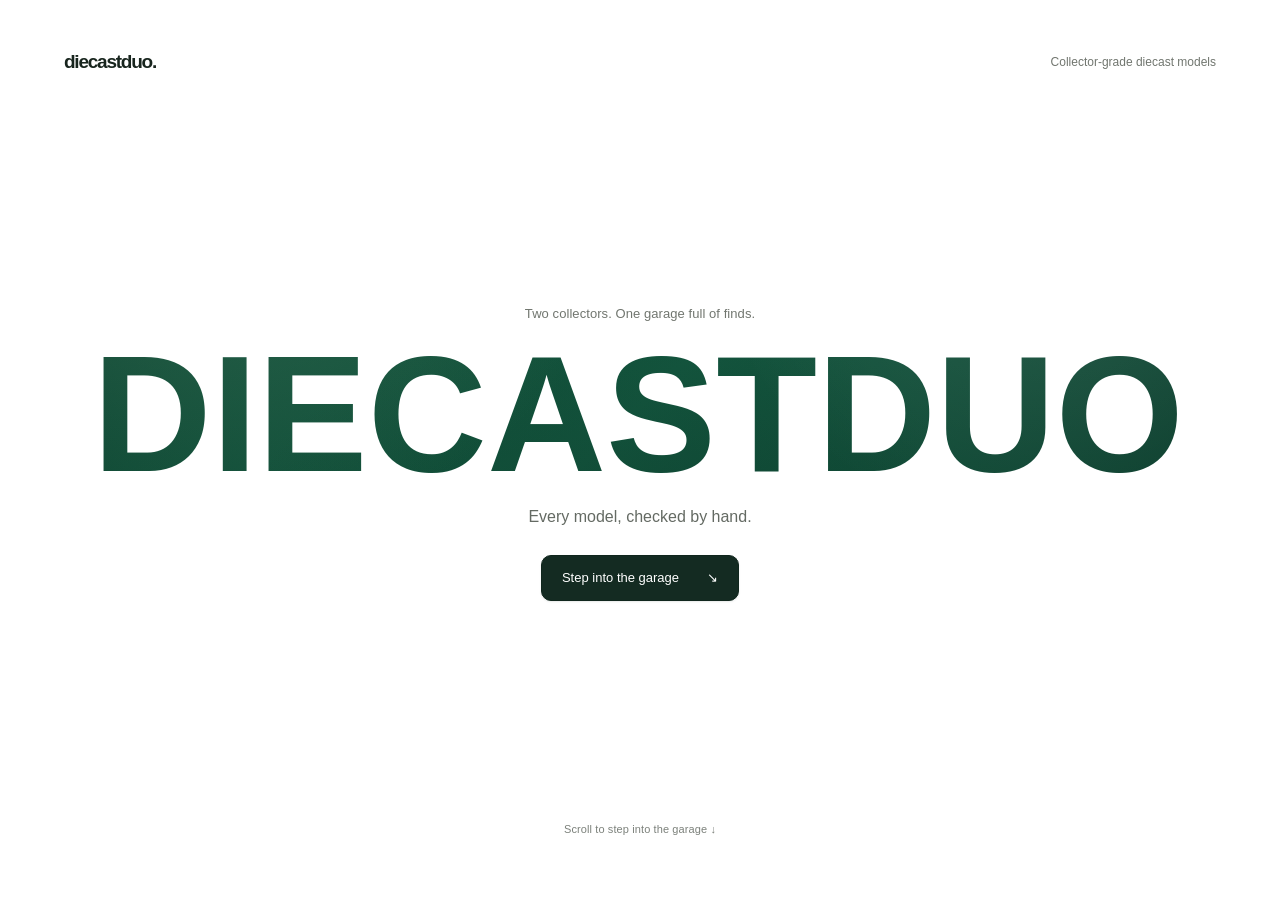
<file: index.html>
<!doctype html>
<html lang="en">
  <head>
    <meta charset="UTF-8" />
    <meta name="viewport" content="width=device-width, initial-scale=1.0" />
    <title>Diecast Duo — Two Collectors. One Garage.</title>
    <meta name="description" content="Diecast Duo — collector-grade diecast models, hand-checked before they reach your shelf." />
    <script type="module" crossorigin src="./assets/index-C3LX5UVm.js"></script>
    <link rel="stylesheet" crossorigin href="./assets/index-AqmJzyxA.css">
  </head>
  <body>
    <div id="root"></div>
  </body>
</html>
</file>
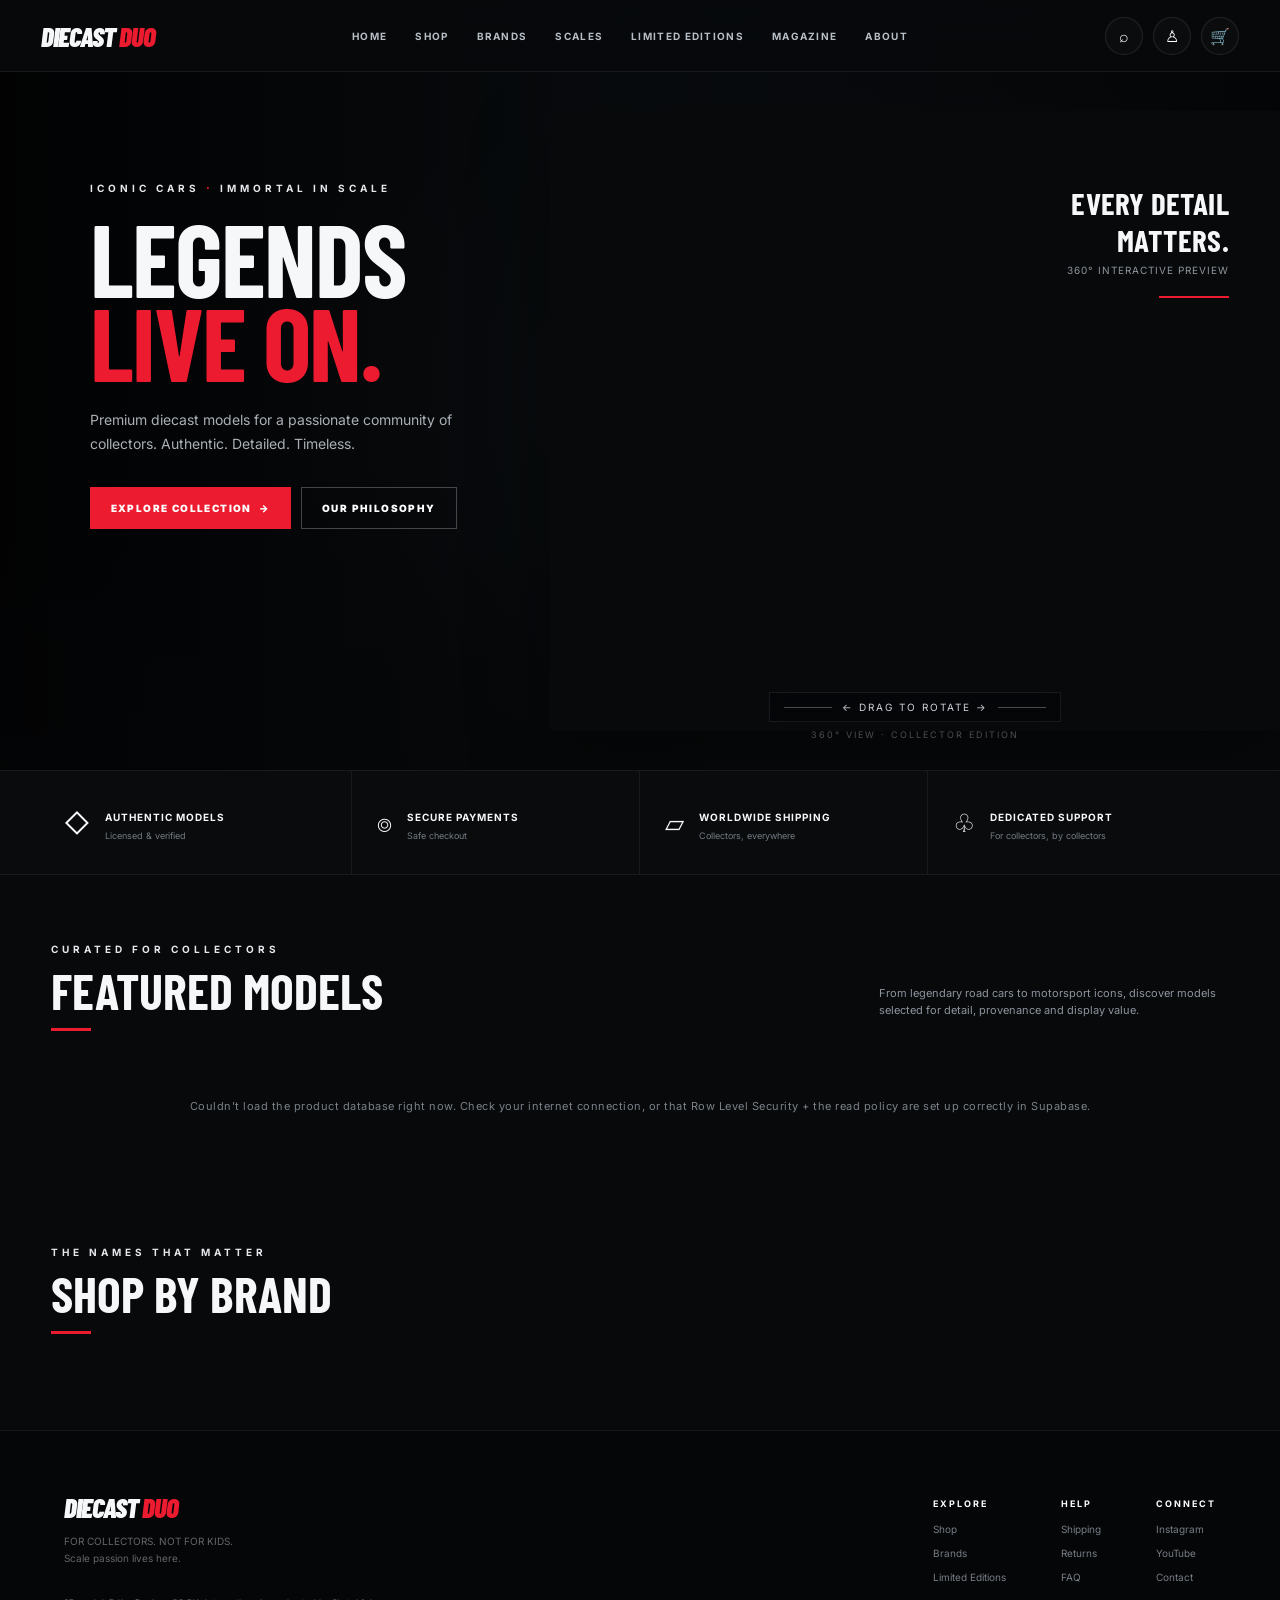
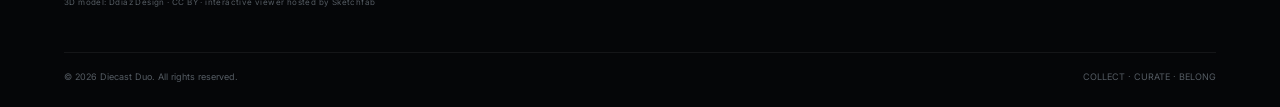
<file: shop.html>
<!DOCTYPE html>
<html lang="en">
<head>
<meta charset="UTF-8">
<meta name="viewport" content="width=device-width,initial-scale=1.0">
<title>DIECAST DUO — For Collectors</title>
<meta name="description" content="Diecast Duo — premium diecast models for serious collectors.">
<style>
@import url('https://fonts.googleapis.com/css2?family=Barlow+Condensed:wght@500;600;700;800;900&family=Inter:wght@400;500;600;700;800&display=swap');
:root{--bg:#07090b;--panel:#0d1013;--line:#252a2f;--muted:#969da5;--white:#f6f7f8;--red:#ed1b2f;--red2:#ff3347;--gold:#c7a35b}
*{box-sizing:border-box}html{scroll-behavior:smooth}body{margin:0;background:var(--bg);color:var(--white);font-family:Inter,Arial,sans-serif}
body:after{content:"";position:fixed;inset:0;pointer-events:none;z-index:50;opacity:.045;background-image:radial-gradient(#fff .5px,transparent .5px);background-size:4px 4px}
a{color:inherit;text-decoration:none}button{font:inherit}
.header{height:72px;border-bottom:1px solid #ffffff12;display:flex;align-items:center;gap:36px;padding:0 3.2vw;position:fixed;top:0;left:0;right:0;z-index:40;background:#07090be8;backdrop-filter:blur(18px)}
.brand{font-family:'Barlow Condensed';font-size:27px;font-style:italic;font-weight:900;letter-spacing:-1px;white-space:nowrap}.brand span{color:var(--red)}
.nav{display:flex;gap:28px;margin:auto;font-size:10px;letter-spacing:1.3px;text-transform:uppercase;font-weight:700;color:#b8bec5}.nav a:hover{color:#fff}.tools{display:flex;gap:10px}.tool{width:38px;height:38px;border:1px solid #ffffff18;background:#ffffff05;color:#fff;border-radius:50%;display:grid;place-items:center;cursor:pointer}.tool:hover{border-color:#ffffff55;background:#fff;color:#000}
.hero{min-height:770px;padding-top:72px;display:grid;grid-template-columns:43% 57%;position:relative;overflow:hidden;background:radial-gradient(circle at 72% 45%,#182027 0,transparent 38%),linear-gradient(115deg,#07090b,#0a0d10 60%,#060708)}
.hero:before{content:"";position:absolute;inset:0;background:linear-gradient(90deg,#0009,transparent 60%),linear-gradient(0deg,#07090b,transparent 30%);z-index:1}
.heroText{position:relative;z-index:3;padding:110px 0 80px 7vw}.eyebrow{font-size:10px;letter-spacing:4px;color:#e5e8eb;font-weight:700}.eyebrow b{color:var(--red);font-weight:900}
h1,h2,h3{font-family:'Barlow Condensed',Impact,sans-serif;text-transform:uppercase}h1{font-size:clamp(72px,8vw,125px);line-height:.82;margin:22px 0 24px;letter-spacing:-2px}h1 span{color:var(--red)}.sub{font-size:14px;line-height:1.75;color:#aab0b6;max-width:430px}
.cta{display:flex;gap:10px;margin-top:30px}.btn{border:1px solid #fff;background:#fff;color:#090a0c;padding:14px 20px;text-transform:uppercase;font-size:10px;letter-spacing:1.4px;font-weight:900;cursor:pointer}.btn.red{background:var(--red);border-color:var(--red);color:#fff}.btn.dark{background:transparent;color:#fff;border-color:#ffffff40}.btn:hover{transform:translateY(-2px);filter:brightness(1.08)}
.heroVisual{position:relative;z-index:2;min-height:650px;display:flex;align-items:center;justify-content:center}
#carCanvas{width:100%;height:620px;display:block;cursor:grab}.dragHint{position:absolute;bottom:75px;left:50%;transform:translateX(-50%);font-size:10px;letter-spacing:2px;color:#cdd2d7;text-transform:uppercase;display:flex;align-items:center;gap:10px}.dragHint:before,.dragHint:after{content:"";width:48px;height:1px;background:#ffffff45}
.modelInfo{position:absolute;right:5vw;top:125px;text-align:right}.modelInfo h2{font-size:34px;margin:0}.modelInfo small{color:#8e959c;font-size:10px;letter-spacing:1px}.specs{margin-top:25px;display:grid;gap:8px;font-size:10px;color:#b6bcc2}.specs span{color:#fff;margin-left:8px}
.stats{position:absolute;left:7vw;bottom:44px;z-index:4;display:flex;gap:30px}.stat strong{display:block;font-family:'Barlow Condensed';font-size:22px}.stat small{color:#858c93;font-size:9px;text-transform:uppercase;letter-spacing:1px}
.strip{height:105px;border-block:1px solid #ffffff10;background:#090b0d;display:grid;grid-template-columns:repeat(4,1fr);padding:0 5vw}.stripItem{display:flex;align-items:center;gap:15px;border-right:1px solid #ffffff10;padding:0 25px}.stripItem:first-child{padding-left:0}.stripItem:last-child{border:0}.stripIcon{font-size:25px}.strip b{font-size:10px;text-transform:uppercase;letter-spacing:1px}.strip small{display:block;color:#747b82;font-size:9px;margin-top:5px}
.section{padding:75px 4vw}.sectionHead{display:flex;align-items:end;justify-content:space-between;margin-bottom:28px}.sectionHead h2{font-size:50px;margin:5px 0 0}.sectionHead p{max-width:350px;color:#8e959d;font-size:11px;line-height:1.6}.redline{width:40px;height:3px;background:var(--red);margin-top:8px}
.products{display:grid;grid-template-columns:repeat(5,1fr);gap:13px}.product{background:#0b0e11;border:1px solid #ffffff12;overflow:hidden;transition:.3s}.product:hover{transform:translateY(-7px);border-color:#ffffff30}.pic{height:215px;background:radial-gradient(circle at 50% 55%,#293036,#101316 55%,#08090b);position:relative;overflow:hidden}.pic img{width:100%;height:100%;object-fit:cover}.placeholderCar{position:absolute;left:13%;right:13%;top:43%;height:22%;transform:rotate(-5deg);filter:drop-shadow(0 16px 8px #000)}.placeholderCar:before{content:"";position:absolute;inset:0;border-radius:48% 18% 16% 17%;background:linear-gradient(145deg,var(--c),#111);box-shadow:inset 0 5px 8px #fff5}.placeholderCar:after{content:"";position:absolute;width:40%;height:70%;left:30%;top:-45%;border-radius:60% 30% 0 0;background:linear-gradient(135deg,#38566a,#071016);border:1px solid #ffffff55}.wheel{position:absolute;width:19%;aspect-ratio:1;background:#050608;border:5px solid #33383d;border-radius:50%;bottom:-24%}.wheel.a{left:12%}.wheel.b{right:12%}.pbody{padding:14px}.pbody h3{font-size:16px;margin:0 0 6px}.pbody small{font-size:9px;color:#777f87;text-transform:uppercase;letter-spacing:.6px}.price{font-weight:800;margin-top:13px;font-size:14px}.buy{float:right;border:1px solid #ffffff30;background:transparent;color:#fff;width:30px;height:30px;cursor:pointer}.buy:hover{background:var(--red);border-color:var(--red)}
.promos{display:grid;grid-template-columns:1fr 1fr;gap:14px;margin-top:55px}.promo{height:270px;padding:34px;position:relative;overflow:hidden;border:1px solid #ffffff12;background:linear-gradient(120deg,#11161a,#080a0c)}.promo:after{content:"";position:absolute;width:60%;height:150%;right:-15%;top:-20%;transform:rotate(20deg);background:linear-gradient(90deg,transparent,#ffffff08,transparent)}.promo h2{font-size:42px;margin:0 0 10px;position:relative;z-index:2}.promo p{color:#969da4;font-size:11px;max-width:260px;line-height:1.7;position:relative;z-index:2}.promo .btn{position:absolute;left:34px;bottom:30px;z-index:2}.promo.redbg{background:linear-gradient(120deg,#240b0f,#0b0c0e)}.promo.redbg:before{content:"LIMITED";position:absolute;right:-30px;bottom:-45px;font-family:'Barlow Condensed';font-style:italic;font-size:150px;color:#fff05}
.brands{display:grid;grid-template-columns:repeat(10,1fr);gap:8px}.brandBox{height:76px;border:1px solid #ffffff12;display:grid;place-items:center;color:#9299a0;font-family:'Barlow Condensed';font-size:15px;transition:.2s}.brandBox:hover{color:#fff;border-color:#ffffff3d;background:#ffffff05}
.community{min-height:360px;background:linear-gradient(90deg,#0d1013e8,#0d101380),url('https://images.unsplash.com/photo-1511919884226-fd3cad34687c?auto=format&fit=crop&w=1800&q=85') center/cover;display:flex;align-items:center;padding:60px 7vw}.community h2{font-size:62px;margin:8px 0}.community p{color:#a8aeb5;max-width:470px;font-size:12px;line-height:1.8}
footer{padding:60px 5vw 25px;border-top:1px solid #ffffff12;background:#050608}.footTop{display:flex;justify-content:space-between;gap:40px}.footLinks{display:flex;gap:55px}.footLinks strong{font-size:9px;letter-spacing:2px;color:#fff}.footLinks a{display:block;color:#777e85;font-size:10px;margin-top:12px}.footBottom{margin-top:45px;border-top:1px solid #ffffff10;padding-top:18px;color:#555c63;font-size:9px;display:flex;justify-content:space-between}
.reveal{opacity:0;transform:translateY(25px);transition:.7s}.reveal.on{opacity:1;transform:none}
.loadingNote{grid-column:1/-1;color:#7a8188;font-size:11px;letter-spacing:.5px;text-align:center;padding:40px 0}
.product.soldOut .pic{filter:grayscale(0.85) brightness(0.55)}
.soldOutBadge{position:absolute;top:14px;left:14px;z-index:3;background:#000000d9;border:1px solid var(--red);color:#fff;font-family:'Barlow Condensed';font-size:11px;letter-spacing:2px;text-transform:uppercase;padding:6px 12px;font-weight:800}
.product.soldOut .buy{opacity:.35;cursor:not-allowed;pointer-events:none}
.product.soldOut .price{color:#767c82}
@media(max-width:950px){.nav{display:none}.hero{grid-template-columns:1fr}.heroText{padding-top:100px}.heroVisual{margin-top:-40px}.modelInfo{top:35px}.products{grid-template-columns:repeat(2,1fr)}.brands{grid-template-columns:repeat(5,1fr)}.strip{grid-template-columns:repeat(2,1fr);height:auto}.stripItem{padding:18px}.stripItem:nth-child(2){border:0}.promos{grid-template-columns:1fr}}
@media(max-width:560px){.header{gap:10px}.brand{font-size:23px}.tools{margin-left:auto}.heroText{padding-left:7vw;padding-right:7vw}.heroVisual{min-height:470px}.modelInfo{right:6vw;top:10px}.modelInfo h2{font-size:25px}.specs{display:none}#carCanvas{height:470px}.stats{left:7vw;bottom:24px;gap:14px}.stat strong{font-size:17px}.products{grid-template-columns:1fr}.section{padding:55px 5vw}.sectionHead{display:block}.sectionHead p{margin-top:15px}.brands{grid-template-columns:repeat(2,1fr)}.footTop{display:block}.footLinks{margin-top:30px;gap:25px}.footBottom{display:block}.footBottom span{display:block;margin-top:8px}}

/* DIECAST DUO — CLASSY POSTER REFINEMENT */
.hero{min-height:770px;background:
  radial-gradient(ellipse at 72% 50%,rgba(70,78,86,.28) 0,rgba(20,24,28,.12) 32%,transparent 56%),
  linear-gradient(90deg,#050608 0%,#090c0f 46%,#050608 100%)}
.heroVisual:after{content:"";position:absolute;left:15%;right:4%;bottom:76px;height:120px;
  background:radial-gradient(ellipse,rgba(0,0,0,.8) 0,transparent 68%);filter:blur(8px);z-index:-1}
#carCanvas{height:620px;touch-action:none;cursor:grab}
.modelInfo{right:4vw;top:112px;z-index:5}
.modelInfo h2{font-size:31px;letter-spacing:.2px}
.modelInfo:after{content:"";display:block;margin-top:18px;margin-left:auto;width:70px;height:2px;background:var(--red)}
.dragHint{bottom:62px;background:rgba(5,6,8,.72);padding:8px 14px;border:1px solid #ffffff14;backdrop-filter:blur(8px)}
.stats{bottom:42px}
.section{padding-top:68px;padding-bottom:68px}
.product{box-shadow:0 15px 45px rgba(0,0,0,.18)}
.pic{height:218px;background:linear-gradient(135deg,#15191d,#070809)}
.pic:after{content:"";position:absolute;inset:0;background:linear-gradient(0deg,rgba(0,0,0,.4),transparent 50%);pointer-events:none}
.placeholderCar{display:none}
.pbody{background:linear-gradient(180deg,#0b0e11,#090b0d)}
.brandBox{font-size:13px;letter-spacing:.5px}
.promo{background-size:cover;background-position:center}
.promo.redbg{background-image:linear-gradient(90deg,rgba(18,5,8,.95),rgba(8,9,11,.45)),url('https://images.unsplash.com/photo-1494905998402-395d579af36f?auto=format&fit=crop&w=1500&q=85')}
.promo:not(.redbg){background-image:linear-gradient(90deg,rgba(8,10,12,.92),rgba(8,10,12,.38)),url('https://images.unsplash.com/photo-1553440569-bcc63803a83d?auto=format&fit=crop&w=1500&q=85')}
.community{background-image:linear-gradient(90deg,rgba(5,6,8,.97),rgba(5,6,8,.42)),url('https://images.unsplash.com/photo-1503736334956-4c8f8e92946d?auto=format&fit=crop&w=1800&q=85')}
@media(max-width:950px){.modelInfo{top:34px;right:5vw}.heroVisual:after{bottom:50px}}


#real3dViewer{
  width:min(100%,900px);
  height:620px;
  position:relative;
  z-index:2;
  overflow:hidden;
  background:#07090b;
  border-radius:2px;
  box-shadow:0 30px 80px rgba(0,0,0,.45);
}
#real3dViewer iframe{
  width:100%;
  height:100%;
  display:block;
  border:0;
}
.heroVisual:after{
  content:"";
  position:absolute;
  left:15%;right:4%;bottom:72px;height:120px;
  background:radial-gradient(ellipse,rgba(0,0,0,.8),transparent 68%);
  filter:blur(8px);z-index:0;pointer-events:none;
}
.dragHint{
  z-index:8;
  bottom:48px;
  background:rgba(5,6,8,.78);
  padding:8px 14px;
  border:1px solid #ffffff14;
  backdrop-filter:blur(8px);
}
@media(max-width:560px){
  #real3dViewer{height:470px}
}

</style>
</head>
<body>
<header class="header">
  <a class="brand" href="#">DIECAST <span>DUO</span></a>
  <nav class="nav"><a href="#home">Home</a><a href="#shop">Shop</a><a href="#brands">Brands</a><a href="#scales">Scales</a><a href="#limited">Limited Editions</a><a href="#stories">Magazine</a><a href="#about">About</a></nav>
  <div class="tools"><button class="tool">⌕</button><button class="tool">♙</button><button class="tool" id="cart">🛒</button></div>
</header>

<main id="home">
<section class="hero">
  <div class="heroText">
    <div class="eyebrow">ICONIC CARS <b>·</b> IMMORTAL IN SCALE</div>
    <h1>LEGENDS<br><span>LIVE ON.</span></h1>
    <p class="sub">Premium diecast models for a passionate community of collectors. Authentic. Detailed. Timeless.</p>
    <div class="cta"><a class="btn red" href="#shop">Explore Collection&nbsp; →</a><a class="btn dark" href="#about">Our Philosophy</a></div>
  </div>
  <div class="heroVisual">
    <div id="real3dViewer">
      <iframe
        title="Ferrari F40 — Diecast Duo 360° Viewer"
        src="https://sketchfab.com/models/80b0cdeb364b4223a006f3be12f16dc4/embed?autospin=1&autostart=1&preload=1&ui_theme=dark&ui_infos=0&ui_watermark=1&camera=0"
        frameborder="0"
        allow="autoplay; fullscreen; xr-spatial-tracking"
        allowfullscreen>
      </iframe>
    </div>
    <div class="modelInfo"><h2>Every Detail<br>Matters.</h2><small>360° INTERACTIVE PREVIEW</small></div>
    <div class="dragHint">← Drag to rotate →</div><div style="position:absolute;left:50%;bottom:30px;transform:translateX(-50%);font-size:9px;letter-spacing:2px;color:#70777e;text-transform:uppercase;white-space:nowrap">360° VIEW · COLLECTOR EDITION</div>
  </div>
</section>

<div class="strip"><div class="stripItem"><div class="stripIcon">◇</div><div><b>Authentic Models</b><small>Licensed & verified</small></div></div><div class="stripItem"><div class="stripIcon">⌾</div><div><b>Secure Payments</b><small>Safe checkout</small></div></div><div class="stripItem"><div class="stripIcon">▱</div><div><b>Worldwide Shipping</b><small>Collectors, everywhere</small></div></div><div class="stripItem"><div class="stripIcon">♧</div><div><b>Dedicated Support</b><small>For collectors, by collectors</small></div></div></div>

<section class="section" id="shop">
  <div class="sectionHead reveal"><div><div class="eyebrow">CURATED FOR COLLECTORS</div><h2>Featured Models</h2><div class="redline"></div></div><p>From legendary road cars to motorsport icons, discover models selected for detail, provenance and display value.</p></div>
  <div class="products" id="productsGrid">
    <div class="loadingNote">Loading the collection…</div>
  </div>
</section>

<section class="section" id="brands" style="padding-top:25px">
  <div class="sectionHead reveal"><div><div class="eyebrow">THE NAMES THAT MATTER</div><h2>Shop by Brand</h2><div class="redline"></div></div></div>
  <div class="brands" id="brandsGrid"></div>
  <p class="loadingNote" id="brandsEmptyNote" style="display:none">Add products in Supabase and their brands will appear here automatically.</p>
</section>

</main>

<footer id="about"><div class="footTop"><div><a class="brand">DIECAST <span>DUO</span></a><p style="color:#666;font-size:10px;max-width:300px;line-height:1.7">FOR COLLECTORS. NOT FOR KIDS.<br>Scale passion lives here.</p></div><div class="footLinks"><div><strong>EXPLORE</strong><a href="#shop">Shop</a><a href="#brands">Brands</a><a href="#limited">Limited Editions</a></div><div><strong>HELP</strong><a href="#">Shipping</a><a href="#">Returns</a><a href="#">FAQ</a></div><div><strong>CONNECT</strong><a href="#">Instagram</a><a href="#">YouTube</a><a href="#">Contact</a></div></div></div><div style="margin-top:14px;color:#555c63;font-size:8px;letter-spacing:.4px">3D model: Ddiaz Design · CC BY · interactive viewer hosted by Sketchfab</div><div class="footBottom"><span>© 2026 Diecast Duo. All rights reserved.</span><span>COLLECT · CURATE · BELONG</span></div></footer>

<script>
document.querySelectorAll('.reveal').forEach(x=>{
  new IntersectionObserver(es=>es.forEach(e=>e.isIntersecting&&e.target.classList.add('on')),{threshold:.12}).observe(x);
});
document.querySelector('#cart').onclick=()=>alert('Your collector garage is empty — add a model to begin.');

/* =========================================================================
   PRODUCT FEED — powered by a free Supabase database, no code editing needed.
   ---------------------------------------------------------------------
   HOW TO SET THIS UP (one-time):
   1. Create a free project at supabase.com
   2. In Table Editor, create a table called "products" with columns:
        name (text) | brand (text) | scale (text) | price (numeric)
        image_url (text) | in_stock (bool, default true)
   3. Enable Row Level Security (RLS) on that table, then add a policy
      "Enable read access for all users" (SELECT only — do not add any
      insert/update/delete policy). This keeps the public key read-only safe.
   4. Add your products as rows right in that same Table Editor grid.
   5. Go to Project Settings -> API, copy the "Project URL" and the
      "anon public" key, and paste them below where marked.

   AFTER SETUP: manage stock any time by editing rows in Supabase's
   Table Editor — no code, no GitHub, nothing else to touch.
   ========================================================================= */
const SUPABASE_URL = "https://qerjkghkbonrscmziqlh.supabase.co";
const SUPABASE_ANON_KEY = "eyJhbGciOiJIUzI1NiIsInR5cCI6IkpXVCJ9.eyJpc3MiOiJzdXBhYmFzZSIsInJlZiI6InFlcmprZ2hrYm9ucnNjbXppcWxoIiwicm9sZSI6ImFub24iLCJpYXQiOjE3ODkxMDE0NTUsImV4cCI6MjEwNDY3NzQ1NX0.aMIo_S06_cj0Ei2Wp3hO0mWAWm1X8Pxw-xjLVRfMsNU";

async function loadProducts(){
  const grid = document.getElementById('productsGrid');
  if (SUPABASE_URL.includes("YOUR_SUPABASE")){
    grid.innerHTML = '<div class="loadingNote">Product database not connected yet — see the setup note in the code, or ask Claude to finish wiring it up.</div>';
    return;
  }
  try{
    const res = await fetch(
      `${SUPABASE_URL}/rest/v1/products?select=*`,
      { headers: {
          "apikey": SUPABASE_ANON_KEY,
          "Authorization": `Bearer ${SUPABASE_ANON_KEY}`
      }}
    );
    if (!res.ok) throw new Error('Supabase fetch failed: ' + res.status);
    let rows = await res.json();
    // Show every product (in stock or not), tolerant of column-name capitalization,
    // sorted with in-stock items first so sold-out ones drop to the end.
    const isInStock = r => {
      const v = r.in_stock ?? r.In_stock ?? r.InStock;
      return v === undefined || v === true;
    };
    rows = rows.sort((a,b) => {
      const stockDiff = (isInStock(b) ? 1 : 0) - (isInStock(a) ? 1 : 0);
      if (stockDiff !== 0) return stockDiff;
      return (a.Name||a.name||'').localeCompare(b.Name||b.name||'');
    });
    if (!rows.length){
      grid.innerHTML = '<div class="loadingNote">No products yet — add a row in your Supabase products table.</div>';
      return;
    }
    grid.innerHTML = rows.map(r => {
      const soldOut = !isInStock(r);
      return `
      <article class="product reveal on${soldOut ? ' soldOut' : ''}">
        <div class="pic" style="background-image:url('${(r.image_url||r.Image_url||'').trim()}');background-size:cover;background-position:center">
          ${soldOut ? '<div class="soldOutBadge">Sold Out</div>' : ''}
        </div>
        <div class="pbody">
          <h3>${r.Name || r.name || 'Untitled model'}</h3>
          <small>${r.scale || r.Scale || ''} ${(r.scale||r.Scale) && (r.Brand||r.brand) ? '·' : ''} ${r.Brand || r.brand || ''}</small>
          <div class="price">₹${Number(r.Price || r.price || 0).toLocaleString('en-IN')} <button class="buy"${soldOut ? ' disabled' : ''}>${soldOut ? '✕' : '+'}</button></div>
        </div>
      </article>`;
    }).join('');
    document.querySelectorAll('.buy').forEach(b=>b.onclick=()=>{
      if (b.disabled) return;
      b.textContent='✓'; b.style.background='var(--red)'; b.style.borderColor='var(--red)';
      setTimeout(()=>{b.textContent='+';b.style.background='transparent';b.style.borderColor='#ffffff30'},900);
    });
    renderBrands(rows);
  }catch(e){
    console.error(e);
    grid.innerHTML = '<div class="loadingNote">Couldn\'t load the product database right now. Check your internet connection, or that Row Level Security + the read policy are set up correctly in Supabase.</div>';
  }
}

// Builds the "Shop by Brand" tiles from whatever brands are actually in your
// Supabase products table — no manual editing needed, ever.
function renderBrands(rows){
  const brandsGrid = document.getElementById('brandsGrid');
  const emptyNote = document.getElementById('brandsEmptyNote');
  const brands = [...new Set(rows.map(r => (r.Brand || r.brand || '').trim()).filter(Boolean))]
    .sort((a,b) => a.localeCompare(b));
  if (!brands.length){
    brandsGrid.innerHTML = '';
    emptyNote.style.display = 'block';
    return;
  }
  emptyNote.style.display = 'none';
  brandsGrid.innerHTML = brands.map(b => `<div class="brandBox">${b.toUpperCase()}</div>`).join('');
}
loadProducts();
</script>
</body>
</html>
</file>
<file: assets/index-AqmJzyxA.css>
/*! tailwindcss v4.3.3 | MIT License | https://tailwindcss.com */
@layer properties{@supports (((-webkit-hyphens:none)) and (not (margin-trim:inline))) or ((-moz-orient:inline) and (not (color:rgb(from red r g b)))){*,:before,:after,::backdrop{--tw-rotate-x:initial;--tw-rotate-y:initial;--tw-rotate-z:initial;--tw-skew-x:initial;--tw-skew-y:initial;--tw-blur:initial;--tw-brightness:initial;--tw-contrast:initial;--tw-grayscale:initial;--tw-hue-rotate:initial;--tw-invert:initial;--tw-opacity:initial;--tw-saturate:initial;--tw-sepia:initial;--tw-drop-shadow:initial;--tw-drop-shadow-color:initial;--tw-drop-shadow-alpha:100%;--tw-drop-shadow-size:initial}}}@layer theme{:root,:host{--font-sans:-apple-system, BlinkMacSystemFont, "Segoe UI", Roboto, "Helvetica Neue", "Noto Sans", Arial, sans-serif, "Apple Color Emoji", "Segoe UI Emoji", "Segoe UI Symbol", "Noto Color Emoji";--font-mono:ui-monospace, SFMono-Regular, Menlo, Monaco, Consolas, "Liberation Mono", "Courier New", monospace;--default-font-family:var(--font-sans);--default-mono-font-family:var(--font-mono)}}@layer base{*,:after,:before,::backdrop{box-sizing:border-box;border:0 solid;margin:0;padding:0}::file-selector-button{box-sizing:border-box;border:0 solid;margin:0;padding:0}html,:host{-webkit-text-size-adjust:100%;tab-size:4;line-height:1.5;font-family:var(--default-font-family,-apple-system, BlinkMacSystemFont, "Segoe UI", Roboto, "Helvetica Neue", "Noto Sans", Arial, sans-serif, "Apple Color Emoji", "Segoe UI Emoji", "Segoe UI Symbol", "Noto Color Emoji");font-feature-settings:var(--default-font-feature-settings,normal);font-variation-settings:var(--default-font-variation-settings,normal);-webkit-tap-highlight-color:transparent}hr{height:0;color:inherit;border-top-width:1px}abbr:where([title]){-webkit-text-decoration:underline dotted;text-decoration:underline dotted}h1,h2,h3,h4,h5,h6{font-size:inherit;font-weight:inherit}a{color:inherit;-webkit-text-decoration:inherit;-webkit-text-decoration:inherit;-webkit-text-decoration:inherit;-webkit-text-decoration:inherit;text-decoration:inherit}b,strong{font-weight:bolder}code,kbd,samp,pre{font-family:var(--default-mono-font-family,ui-monospace, SFMono-Regular, Menlo, Monaco, Consolas, "Liberation Mono", "Courier New", monospace);font-feature-settings:var(--default-mono-font-feature-settings,normal);font-variation-settings:var(--default-mono-font-variation-settings,normal);font-size:1em}small{font-size:80%}sub,sup{vertical-align:baseline;font-size:75%;line-height:0;position:relative}sub{bottom:-.25em}sup{top:-.5em}table{text-indent:0;border-color:inherit;border-collapse:collapse}:-moz-focusring:where(:not(iframe)){outline:auto}progress{vertical-align:baseline}summary{display:list-item}ol,ul,menu{list-style:none}img,svg,video,canvas,audio,iframe,embed,object{vertical-align:middle;display:block}img,video{max-width:100%;height:auto}button,input,select,optgroup,textarea{font:inherit;font-feature-settings:inherit;font-variation-settings:inherit;letter-spacing:inherit;color:inherit;opacity:1;background-color:#0000;border-radius:0}::file-selector-button{font:inherit;font-feature-settings:inherit;font-variation-settings:inherit;letter-spacing:inherit;color:inherit;opacity:1;background-color:#0000;border-radius:0}:where(select:is([multiple],[size])) optgroup{font-weight:bolder}:where(select:is([multiple],[size])) optgroup option{padding-inline-start:20px}::file-selector-button{margin-inline-end:4px}::placeholder{opacity:1}@supports (not ((-webkit-appearance:-apple-pay-button))) or (contain-intrinsic-size:1px){::placeholder{color:currentColor}@supports (color:color-mix(in lab, red, red)){::placeholder{color:color-mix(in oklab, currentcolor 50%, transparent)}}}textarea{resize:vertical}::-webkit-search-decoration{-webkit-appearance:none}::-webkit-date-and-time-value{min-height:1lh;text-align:inherit}::-webkit-datetime-edit{display:inline-flex}::-webkit-datetime-edit-fields-wrapper{padding:0}::-webkit-datetime-edit{padding-block:0}::-webkit-datetime-edit-year-field{padding-block:0}::-webkit-datetime-edit-month-field{padding-block:0}::-webkit-datetime-edit-day-field{padding-block:0}::-webkit-datetime-edit-hour-field{padding-block:0}::-webkit-datetime-edit-minute-field{padding-block:0}::-webkit-datetime-edit-second-field{padding-block:0}::-webkit-datetime-edit-millisecond-field{padding-block:0}::-webkit-datetime-edit-meridiem-field{padding-block:0}::-webkit-calendar-picker-indicator{line-height:1}:-moz-ui-invalid{box-shadow:none}button,input:where([type=button],[type=reset],[type=submit]){appearance:button}::file-selector-button{appearance:button}::-webkit-inner-spin-button{height:auto}::-webkit-outer-spin-button{height:auto}[hidden]:where(:not([hidden=until-found])){display:none!important}}@layer components;@layer utilities{.visible{visibility:visible}.absolute{position:absolute}.container{width:100%}@media (width>=40rem){.container{max-width:40rem}}@media (width>=48rem){.container{max-width:48rem}}@media (width>=64rem){.container{max-width:64rem}}@media (width>=80rem){.container{max-width:80rem}}@media (width>=96rem){.container{max-width:96rem}}.grid{display:grid}.hidden{display:none}.transform{transform:var(--tw-rotate-x,) var(--tw-rotate-y,) var(--tw-rotate-z,) var(--tw-skew-x,) var(--tw-skew-y,)}.resize{resize:both}.filter{filter:var(--tw-blur,) var(--tw-brightness,) var(--tw-contrast,) var(--tw-grayscale,) var(--tw-hue-rotate,) var(--tw-invert,) var(--tw-saturate,) var(--tw-sepia,) var(--tw-drop-shadow,)}}*{box-sizing:border-box}html,body,#root{height:100%;margin:0;padding:0}body{font-family:Arial,sans-serif}@property --tw-rotate-x{syntax:"*";inherits:false}@property --tw-rotate-y{syntax:"*";inherits:false}@property --tw-rotate-z{syntax:"*";inherits:false}@property --tw-skew-x{syntax:"*";inherits:false}@property --tw-skew-y{syntax:"*";inherits:false}@property --tw-blur{syntax:"*";inherits:false}@property --tw-brightness{syntax:"*";inherits:false}@property --tw-contrast{syntax:"*";inherits:false}@property --tw-grayscale{syntax:"*";inherits:false}@property --tw-hue-rotate{syntax:"*";inherits:false}@property --tw-invert{syntax:"*";inherits:false}@property --tw-opacity{syntax:"*";inherits:false}@property --tw-saturate{syntax:"*";inherits:false}@property --tw-sepia{syntax:"*";inherits:false}@property --tw-drop-shadow{syntax:"*";inherits:false}@property --tw-drop-shadow-color{syntax:"*";inherits:false}@property --tw-drop-shadow-alpha{syntax:"<percentage>";inherits:false;initial-value:100%}@property --tw-drop-shadow-size{syntax:"*";inherits:false}
</file>
